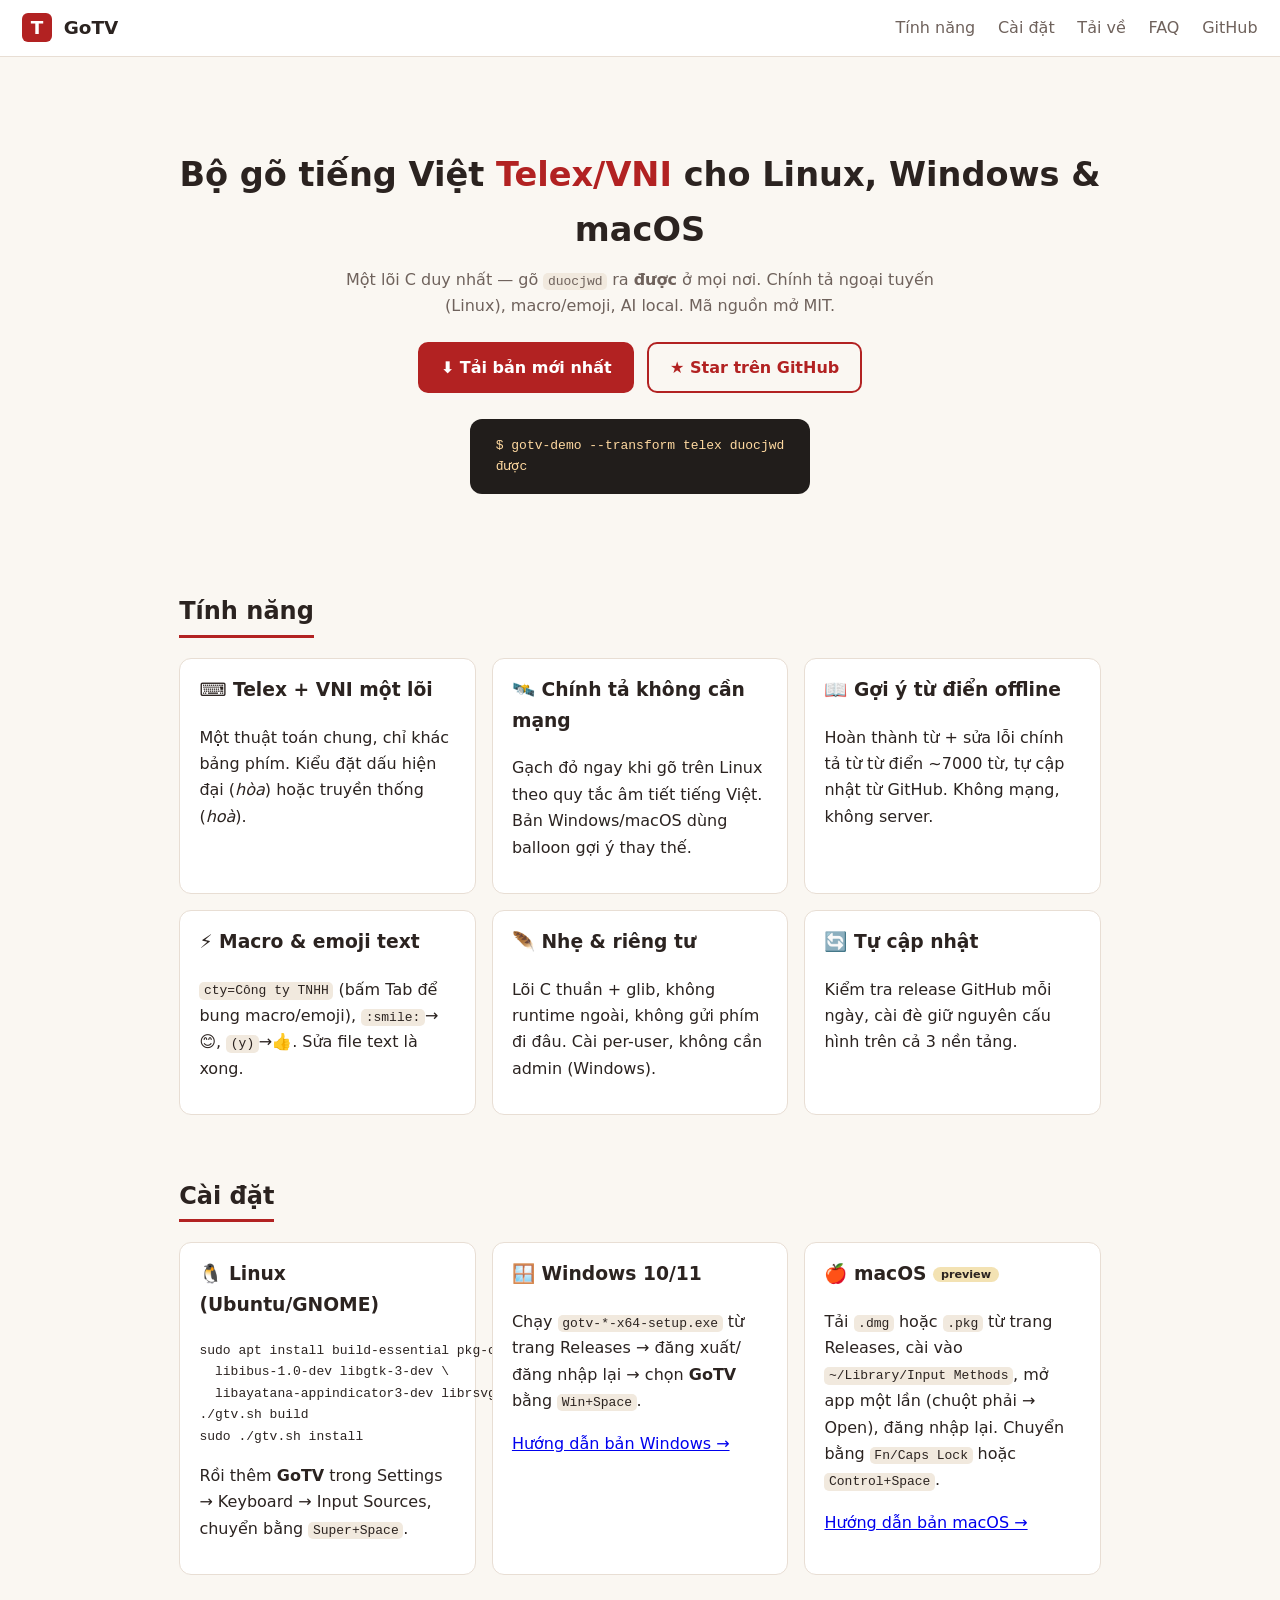
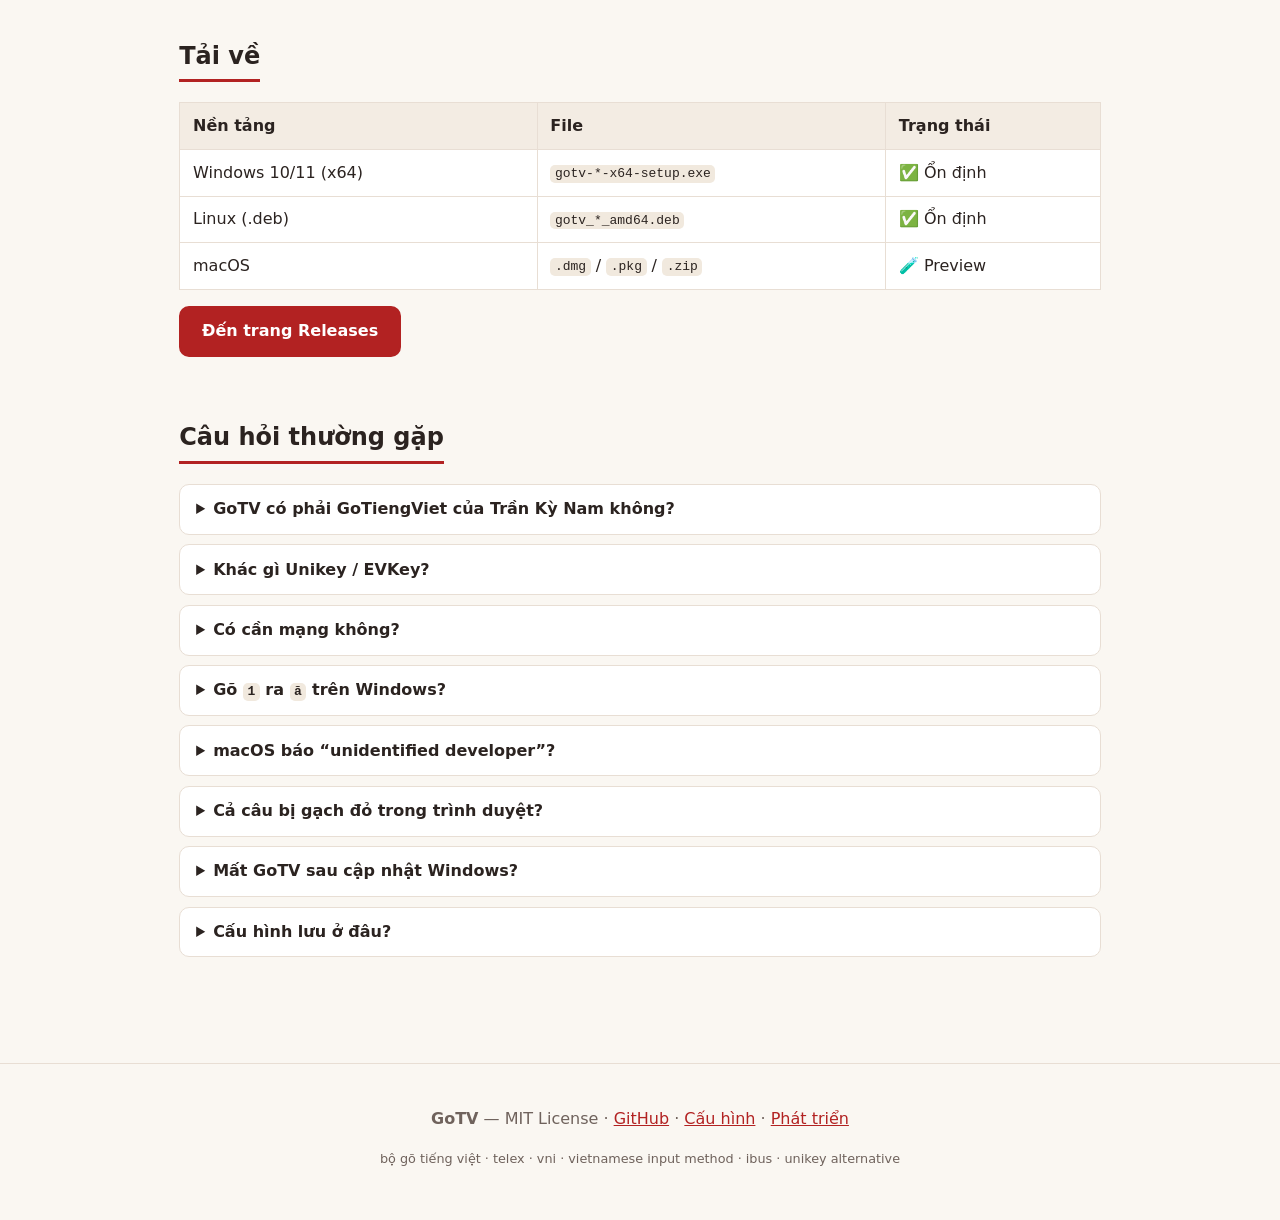
<file: site/index.html>
<!DOCTYPE html>
<html lang="vi">
<head>
  <meta charset="UTF-8">
  <meta name="viewport" content="width=device-width, initial-scale=1.0">
  <title>GoTV — Bộ gõ Telex/VNI cho Windows, Linux, macOS</title>
  <meta name="description" content="Bộ gõ tiếng Việt Telex/VNI mã nguồn mở cho Windows, Linux và macOS. Nhẹ, riêng tư, có kiểm tra chính tả và gợi ý từ điển ngoại tuyến.">
  <meta name="keywords" content="bộ gõ tiếng việt, gotv, go tv, telex, vni, vietnamese input method, vietnamese keyboard, ibus vietnamese, tsf vietnamese, inputmethodkit, unikey alternative, evkey, openkey, gõ tiếng việt linux, gõ tiếng việt windows, gõ tiếng việt macos, từ điển tiếng việt">
  <meta name="author" content="GoTV Project">
  <meta name="theme-color" content="#b22222">
  <link rel="canonical" href="https://isthaison.github.io/gotv/">
  <link rel="alternate" hreflang="vi" href="https://isthaison.github.io/gotv/">
  <link rel="alternate" hreflang="x-default" href="https://isthaison.github.io/gotv/">
  <meta property="og:type" content="website">
  <meta property="og:locale" content="vi_VN">
  <meta property="og:site_name" content="GoTV">
  <meta property="og:title" content="GoTV — Bộ gõ Telex/VNI đa nền tảng">
  <meta property="og:description" content="Một lõi C duy nhất, gõ Telex/VNI mọi nền tảng. Chính tả ngoại tuyến, macro/emoji, gợi ý từ điển offline. MIT.">
  <meta property="og:url" content="https://isthaison.github.io/gotv/">
  <meta property="og:image" content="https://isthaison.github.io/gotv/og-image.png">
  <meta property="og:image:width" content="1200">
  <meta property="og:image:height" content="630">
  <meta property="og:image:alt" content="GoTV — bộ gõ tiếng Việt Telex và VNI cho Windows, Linux và macOS">
  <meta name="twitter:card" content="summary_large_image">
  <meta name="twitter:title" content="GoTV — Bộ gõ Telex/VNI đa nền tảng">
  <meta name="twitter:description" content="Bộ gõ tiếng Việt nhẹ, riêng tư cho Windows, Linux và macOS, có chính tả và gợi ý từ điển ngoại tuyến.">
  <meta name="twitter:image" content="https://isthaison.github.io/gotv/og-image.png">
  <meta name="twitter:image:alt" content="GoTV — bộ gõ tiếng Việt Telex và VNI cho Windows, Linux và macOS">
  <link rel="stylesheet" href="styles.css">
  <link rel="icon" href="favicon.svg" type="image/svg+xml">
  <script type="application/ld+json">
  {
    "@context": "https://schema.org",
    "@graph": [
      {
        "@type": "WebSite",
        "@id": "https://isthaison.github.io/gotv/#website",
        "url": "https://isthaison.github.io/gotv/",
        "name": "GoTV",
        "inLanguage": "vi"
      },
      {
        "@type": "SoftwareApplication",
        "@id": "https://isthaison.github.io/gotv/#software",
        "name": "GoTV",
        "url": "https://isthaison.github.io/gotv/",
        "image": "https://isthaison.github.io/gotv/og-image.png",
        "applicationCategory": "UtilitiesApplication",
        "applicationSubCategory": "Vietnamese input method",
        "operatingSystem": ["Linux", "Windows 10", "Windows 11", "macOS"],
        "softwareVersion": "0.9.0",
        "license": "https://opensource.org/licenses/MIT",
        "inLanguage": "vi",
        "description": "Bộ gõ tiếng Việt Telex/VNI mã nguồn mở cho Windows, Linux và macOS.",
        "downloadUrl": "https://github.com/isthaison/gotv/releases/latest",
        "codeRepository": "https://github.com/isthaison/gotv",
        "sameAs": "https://github.com/isthaison/gotv",
        "offers": {
          "@type": "Offer",
          "price": "0",
          "priceCurrency": "USD"
        }
      }
    ]
  }
  </script>
</head>
<body>
  <header class="nav">
    <a class="brand" href="./"><span class="badge">T</span> GoTV</a>
    <nav>
      <a href="#tinh-nang">Tính năng</a>
      <a href="#cai-dat">Cài đặt</a>
      <a href="#tai-ve">Tải về</a>
      <a href="#faq">FAQ</a>
      <a href="https://github.com/isthaison/gotv" rel="noopener">GitHub</a>
    </nav>
  </header>

  <main>
    <section class="hero">
      <h1>Bộ gõ tiếng Việt <span class="hl">Telex/VNI</span> cho Linux, Windows &amp; macOS</h1>
      <p class="tagline">Một lõi C duy nhất — gõ <code>duocjwd</code> ra <strong>được</strong> ở mọi nơi.
        Chính tả ngoại tuyến (Linux), macro/emoji, AI local. Mã nguồn mở MIT.</p>
      <div class="cta">
        <a class="btn primary" href="https://github.com/isthaison/gotv/releases/latest" rel="noopener">⬇ Tải bản mới nhất</a>
        <a class="btn" href="https://github.com/isthaison/gotv" rel="noopener">★ Star trên GitHub</a>
      </div>
      <pre class="demo"><code>$ gotv-demo --transform telex duocjwd
được</code></pre>
    </section>

    <section id="tinh-nang">
      <h2>Tính năng</h2>
      <div class="grid">
        <article><h3>⌨️ Telex + VNI một lõi</h3><p>Một thuật toán chung, chỉ khác bảng phím. Kiểu đặt dấu hiện đại (<em>hòa</em>) hoặc truyền thống (<em>hoà</em>).</p></article>
        <article><h3>🛰️ Chính tả không cần mạng</h3><p>Gạch đỏ ngay khi gõ trên Linux theo quy tắc âm tiết tiếng Việt. Bản Windows/macOS dùng balloon gợi ý thay thế.</p></article>
        <article><h3>📖 Gợi ý từ điển offline</h3><p>Hoàn thành từ + sửa lỗi chính tả từ từ điển ~7000 từ, tự cập nhật từ GitHub. Không mạng, không server.</p></article>
        <article><h3>⚡ Macro &amp; emoji text</h3><p><code>cty=Công ty TNHH</code> (bấm Tab để bung macro/emoji), <code>:smile:</code>→😊, <code>(y)</code>→👍. Sửa file text là xong.</p></article>
        <article><h3>🪶 Nhẹ &amp; riêng tư</h3><p>Lõi C thuần + glib, không runtime ngoài, không gửi phím đi đâu. Cài per-user, không cần admin (Windows).</p></article>
        <article><h3>🔄 Tự cập nhật</h3><p>Kiểm tra release GitHub mỗi ngày, cài đè giữ nguyên cấu hình trên cả 3 nền tảng.</p></article>
      </div>
    </section>

    <section id="cai-dat">
      <h2>Cài đặt</h2>
      <div class="grid">
        <article>
          <h3>🐧 Linux (Ubuntu/GNOME)</h3>
          <pre><code>sudo apt install build-essential pkg-config \
  libibus-1.0-dev libgtk-3-dev \
  libayatana-appindicator3-dev librsvg2-bin
./gtv.sh build
sudo ./gtv.sh install</code></pre>
          <p>Rồi thêm <strong>GoTV</strong> trong Settings → Keyboard → Input Sources, chuyển bằng <code>Super+Space</code>.</p>
        </article>
        <article>
          <h3>🪟 Windows 10/11</h3>
          <p>Chạy <code>gotv-*-x64-setup.exe</code> từ trang Releases → đăng xuất/đăng nhập lại → chọn <strong>GoTV</strong> bằng <code>Win+Space</code>.</p>
          <p><a href="https://github.com/isthaison/gotv/blob/main/docs/windows.md" rel="noopener">Hướng dẫn bản Windows →</a></p>
        </article>
        <article>
          <h3>🍎 macOS <span class="pill">preview</span></h3>
          <p>Tải <code>.dmg</code> hoặc <code>.pkg</code> từ trang Releases, cài vào <code>~/Library/Input Methods</code>, mở app một lần (chuột phải → Open), đăng nhập lại. Chuyển bằng <code>Fn/Caps Lock</code> hoặc <code>Control+Space</code>.</p>
          <p><a href="https://github.com/isthaison/gotv/blob/main/docs/macos.md" rel="noopener">Hướng dẫn bản macOS →</a></p>
        </article>
      </div>
    </section>

    <section id="tai-ve">
      <h2>Tải về</h2>
      <table>
        <thead><tr><th>Nền tảng</th><th>File</th><th>Trạng thái</th></tr></thead>
        <tbody>
          <tr><td>Windows 10/11 (x64)</td><td><code>gotv-*-x64-setup.exe</code></td><td>✅ Ổn định</td></tr>
          <tr><td>Linux (.deb)</td><td><code>gotv_*_amd64.deb</code></td><td>✅ Ổn định</td></tr>
          <tr><td>macOS</td><td><code>.dmg</code> / <code>.pkg</code> / <code>.zip</code></td><td>🧪 Preview</td></tr>
        </tbody>
      </table>
      <p><a class="btn primary" href="https://github.com/isthaison/gotv/releases/latest" rel="noopener">Đến trang Releases</a></p>
    </section>

    <section id="faq">
      <h2>Câu hỏi thường gặp</h2>
      <details><summary>GoTV có phải GoTiengViet của Trần Kỳ Nam không?</summary><p>Không. GoTV là dự án độc lập của isthaison, trước đây mang tên GoTiengViet. Từ phiên bản 0.9.0, dự án đổi tên để tránh nhầm lẫn với phần mềm của Trần Kỳ Nam.</p></details>
      <details><summary>Khác gì Unikey / EVKey?</summary><p>GoTV dùng một lõi C chung cho cả 3 OS, có chính tả khi gõ (gạch đỏ trên Linux, balloon gợi ý trên Windows/macOS) và gợi ý từ điển offline — những thứ Unikey/EVKey không có. Unikey vẫn gọn nhẹ nếu bạn chỉ cần gõ cơ bản trên Windows.</p></details>
      <details><summary>Có cần mạng không?</summary><p>Không. Gõ, chính tả, macro/emoji, gợi ý từ điển đều ngoại tuyến. Mạng chỉ dùng khi kiểm tra bản mới / cập nhật từ điển từ GitHub.</p></details>
      <details><summary>Gõ <code>1</code> ra <code>ă</code> trên Windows?</summary><p>Đó là layout VIE của Windows đặt chữ Việt ở hàng số. GoTV đã ép dịch phím qua layout US nên gõ <code>1</code> ra <code>1</code> đúng. Nếu còn bị: kiểm tra đang dùng bàn phím <strong>GoTV</strong> (không phải Vietnamese Telex của Microsoft) và cập nhật bản mới nhất.</p></details>
      <details><summary>macOS báo “unidentified developer”?</summary><p>Bản preview chưa ký số Apple. Chuột phải vào app → Open để chấp nhận một lần. Bản ổn định sẽ được ký + notarize.</p></details>
      <details><summary>Cả câu bị gạch đỏ trong trình duyệt?</summary><p>Không phải GoTV (bộ gõ không vẽ gạch đỏ). Đó là spellchecker tiếng Anh của trình duyệt hoặc Windows gặp chữ Việt — tắt spellcheck ở ô nhập đó hoặc thêm tiếng Việt vào trình duyệt là hết.</p></details>
      <details><summary>Mất GoTV sau cập nhật Windows?</summary><p>Đăng xuất/đăng nhập lại; nếu chưa thấy: Settings → Time &amp; Language → Language → Options → Add a keyboard → GoTV.</p></details>
      <details><summary>Cấu hình lưu ở đâu?</summary><p>Linux/macOS: <code>~/.config/gotv/</code> — Windows: <code>%APPDATA%\gotv\</code>. Macro/emoji/từ điển học đều là file text, sửa tay được. <a href="https://github.com/isthaison/gotv/blob/main/docs/config.md" rel="noopener">Chi tiết →</a></p></details>
    </section>
  </main>

  <footer>
    <p><strong>GoTV</strong> — MIT License ·
      <a href="https://github.com/isthaison/gotv" rel="noopener">GitHub</a> ·
      <a href="https://github.com/isthaison/gotv/blob/main/docs/config.md" rel="noopener">Cấu hình</a> ·
      <a href="https://github.com/isthaison/gotv/blob/main/docs/dev.md" rel="noopener">Phát triển</a></p>
    <p class="kw">bộ gõ tiếng việt · telex · vni · vietnamese input method · ibus · unikey alternative</p>
  </footer>
</body>
</html>
</file>
<file: site/styles.css>
:root {
  --red: #b22222;
  --bg: #faf7f2;
  --ink: #2b2320;
  --muted: #6f625c;
  --card: #ffffff;
  --line: #e8ded4;
}
* { box-sizing: border-box; }
body {
  margin: 0;
  background: var(--bg);
  color: var(--ink);
  font-family: "Segoe UI", system-ui, -apple-system, Roboto, "Helvetica Neue", Arial, sans-serif;
  line-height: 1.65;
}
.nav {
  display: flex;
  justify-content: space-between;
  align-items: center;
  padding: 0.8rem 1.4rem;
  border-bottom: 1px solid var(--line);
  background: var(--card);
  position: sticky;
  top: 0;
}
.brand { font-weight: 800; font-size: 1.15rem; color: var(--ink); text-decoration: none; }
.badge {
  display: inline-block;
  background: var(--red);
  color: #fff;
  width: 1.6em;
  height: 1.6em;
  line-height: 1.6em;
  text-align: center;
  border-radius: 6px;
  margin-right: 0.3em;
}
.nav nav a { margin-left: 1.1rem; color: var(--muted); text-decoration: none; }
.nav nav a:hover { color: var(--red); }
main { max-width: 960px; margin: 0 auto; padding: 0 1.2rem 3rem; }
.hero { text-align: center; padding: 3rem 0 1.5rem; }
.hero h1 { font-size: 2.1rem; margin: 0 0 0.6rem; }
.hl { color: var(--red); }
.tagline { color: var(--muted); max-width: 640px; margin: 0 auto 1.4rem; }
.cta { display: flex; gap: 0.8rem; justify-content: center; flex-wrap: wrap; }
.btn {
  display: inline-block;
  padding: 0.65rem 1.3rem;
  border: 2px solid var(--red);
  border-radius: 10px;
  color: var(--red);
  text-decoration: none;
  font-weight: 700;
}
.btn.primary { background: var(--red); color: #fff; }
.btn:hover { filter: brightness(0.94); }
pre.demo {
  display: inline-block;
  text-align: left;
  background: #211d1b;
  color: #ffd9a0;
  padding: 1rem 1.6rem;
  border-radius: 12px;
  margin-top: 1.6rem;
}
section { margin-top: 2.6rem; }
h2 { border-bottom: 3px solid var(--red); display: inline-block; padding-bottom: 0.2rem; }
.grid {
  display: grid;
  grid-template-columns: repeat(auto-fit, minmax(270px, 1fr));
  gap: 1rem;
}
.grid article {
  background: var(--card);
  border: 1px solid var(--line);
  border-radius: 12px;
  padding: 1rem 1.2rem;
}
.grid h3 { margin-top: 0; }
.pill {
  font-size: 0.7rem;
  background: #f3e2b3;
  border-radius: 20px;
  padding: 0.1em 0.7em;
  vertical-align: middle;
}
table { border-collapse: collapse; width: 100%; background: var(--card); }
th, td { border: 1px solid var(--line); padding: 0.6rem 0.8rem; text-align: left; }
th { background: #f3ece3; }
details {
  background: var(--card);
  border: 1px solid var(--line);
  border-radius: 10px;
  padding: 0.7rem 1rem;
  margin-bottom: 0.6rem;
}
summary { cursor: pointer; font-weight: 700; }
footer {
  text-align: center;
  color: var(--muted);
  border-top: 1px solid var(--line);
  padding: 1.6rem 1rem 2.4rem;
  margin-top: 3rem;
}
footer a { color: var(--red); }
.kw { font-size: 0.8rem; }
code { background: #f1e9de; padding: 0.1em 0.35em; border-radius: 5px; }
pre code { background: none; padding: 0; }
</file>
